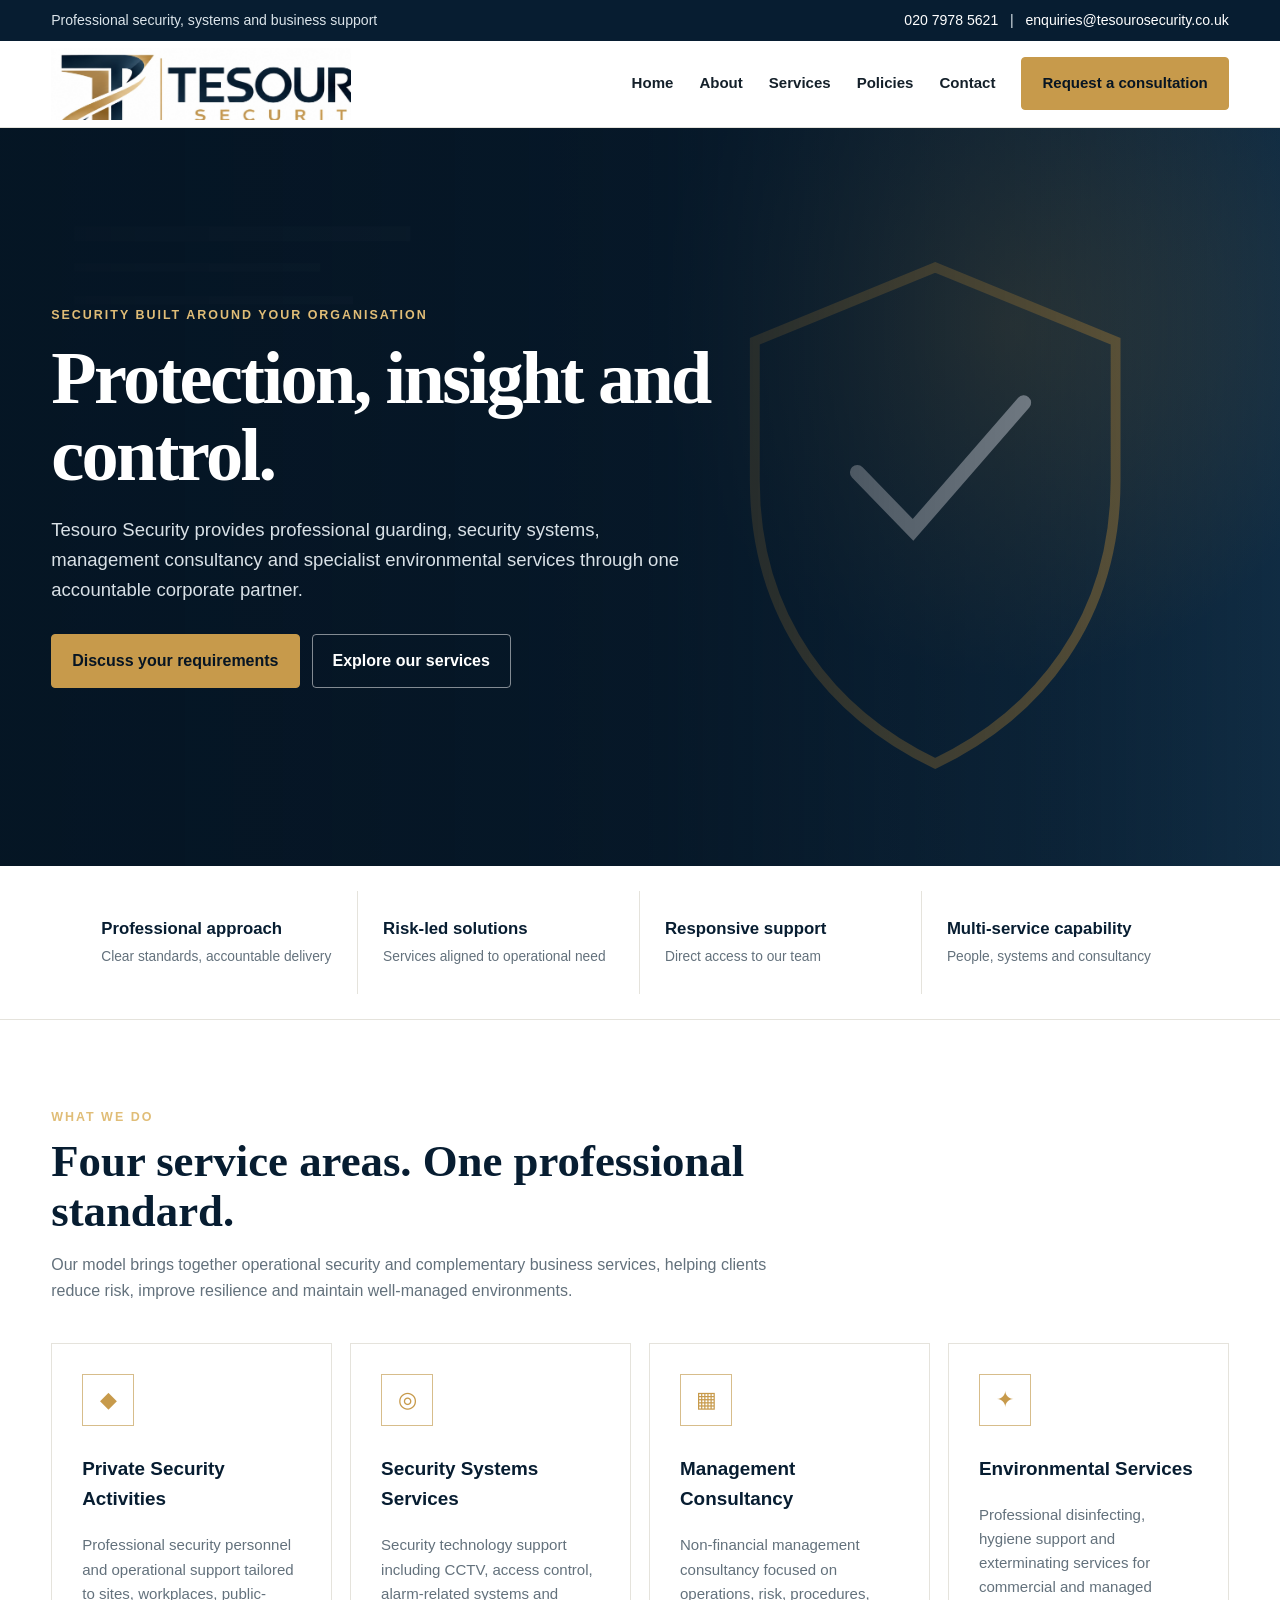
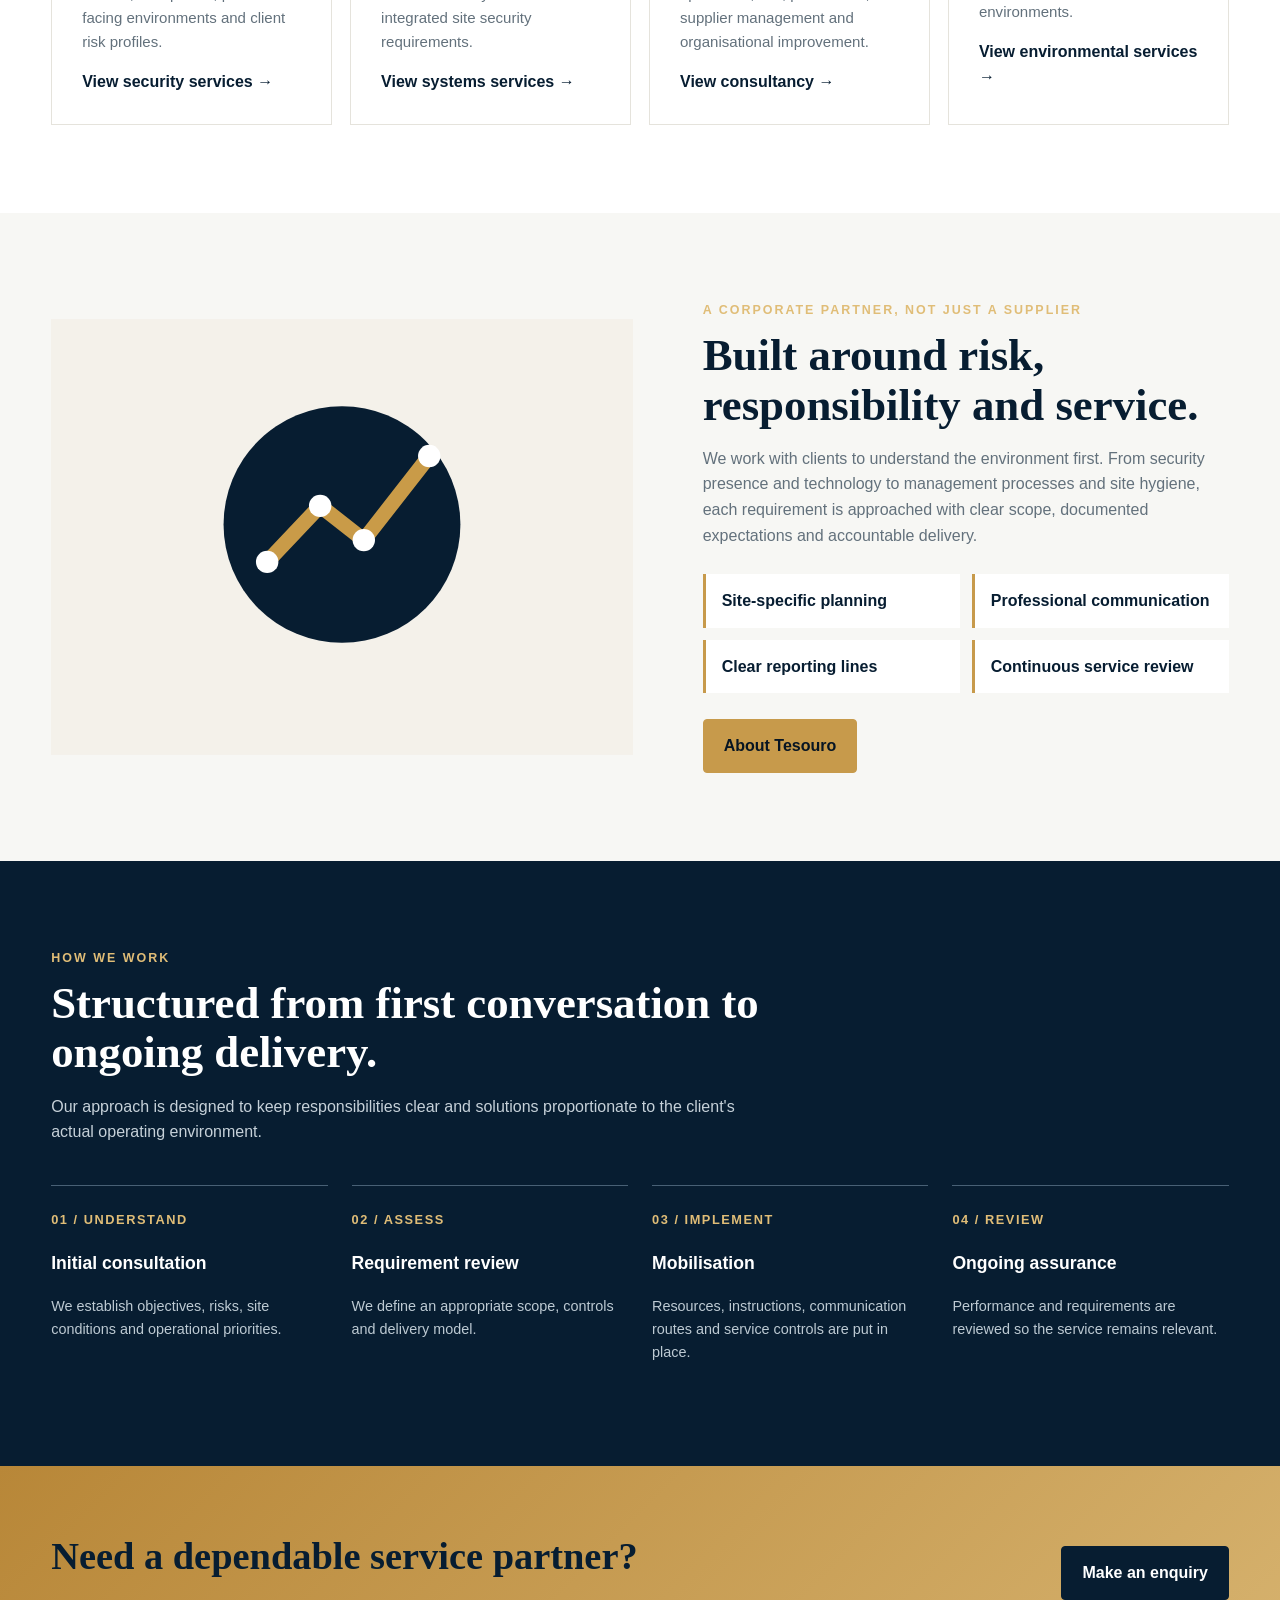
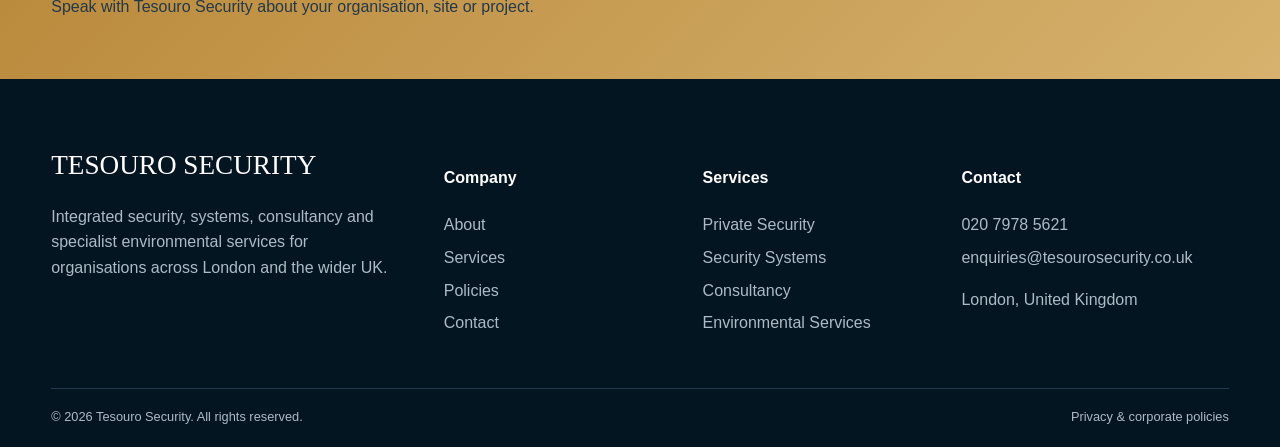
<file: index.html>
<!doctype html><html lang="en"><head><meta charset="utf-8"><meta name="viewport" content="width=device-width,initial-scale=1"><title>Corporate Security & Business Services | Tesouro Security</title><meta name="description" content="Tesouro Security provides private security, security systems, management consultancy and specialist environmental services."><link rel="icon" href="favicon.ico"><link rel="stylesheet" href="assets/css/style.css"></head><body><div class="topbar"><div class="container"><span>Professional security, systems and business support</span><span><a href="tel:02079785621">020 7978 5621</a> &nbsp; | &nbsp; <a href="mailto:enquiries@tesourosecurity.co.uk">enquiries@tesourosecurity.co.uk</a></span></div></div>
<header><div class="container nav"><a class="brand" href="/"><img src="images/tesouro-logo.jpg" alt="Tesouro Security"></a><button class="menu" aria-label="Open navigation">☰</button><nav class="links"><a class="active" href="/">Home</a><a class="" href="about">About</a><a class="" href="services">Services</a><a class="" href="policies">Policies</a><a class="" href="contact">Contact</a><a class="btn" href="contact">Request a consultation</a></nav></div></header>
<main>
<section class="hero"><div class="container"><div class="copy"><div class="eyebrow">Security built around your organisation</div><h1>Protection, insight and control.</h1><p>Tesouro Security provides professional guarding, security systems, management consultancy and specialist environmental services through one accountable corporate partner.</p><div class="actions"><a class="btn" href="contact">Discuss your requirements</a><a class="btn outline" href="services">Explore our services</a></div></div></div></section>
<div class="trust"><div class="container"><div><strong>Professional approach</strong><span>Clear standards, accountable delivery</span></div><div><strong>Risk-led solutions</strong><span>Services aligned to operational need</span></div><div><strong>Responsive support</strong><span>Direct access to our team</span></div><div><strong>Multi-service capability</strong><span>People, systems and consultancy</span></div></div></div>
<section><div class="container"><div class="section-head"><div class="eyebrow">What we do</div><h2>Four service areas. One professional standard.</h2><p>Our model brings together operational security and complementary business services, helping clients reduce risk, improve resilience and maintain well-managed environments.</p></div><div class="cards">
<div class="card"><div class="icon">◆</div><h3>Private Security Activities</h3><p>Professional security personnel and operational support tailored to sites, workplaces, public-facing environments and client risk profiles.</p><a href="services#security">View security services →</a></div>
<div class="card"><div class="icon">◎</div><h3>Security Systems Services</h3><p>Security technology support including CCTV, access control, alarm-related systems and integrated site security requirements.</p><a href="services#systems">View systems services →</a></div>
<div class="card"><div class="icon">▦</div><h3>Management Consultancy</h3><p>Non-financial management consultancy focused on operations, risk, procedures, supplier management and organisational improvement.</p><a href="services#consultancy">View consultancy →</a></div>
<div class="card"><div class="icon">✦</div><h3>Environmental Services</h3><p>Professional disinfecting, hygiene support and exterminating services for commercial and managed environments.</p><a href="services#environmental">View environmental services →</a></div>
</div></div></section>
<section class="alt"><div class="container split"><div><img src="images/consultancy.svg" alt="Tesouro business consultancy"></div><div><div class="eyebrow">A corporate partner, not just a supplier</div><h2>Built around risk, responsibility and service.</h2><p>We work with clients to understand the environment first. From security presence and technology to management processes and site hygiene, each requirement is approached with clear scope, documented expectations and accountable delivery.</p><div class="ticks"><div class="tick">Site-specific planning</div><div class="tick">Professional communication</div><div class="tick">Clear reporting lines</div><div class="tick">Continuous service review</div></div><a class="btn" href="about">About Tesouro</a></div></div></section>
<section class="band"><div class="container"><div class="section-head"><div class="eyebrow">How we work</div><h2>Structured from first conversation to ongoing delivery.</h2><p>Our approach is designed to keep responsibilities clear and solutions proportionate to the client's actual operating environment.</p></div><div class="process"><div class="step"><b>01 / UNDERSTAND</b><h3>Initial consultation</h3><p>We establish objectives, risks, site conditions and operational priorities.</p></div><div class="step"><b>02 / ASSESS</b><h3>Requirement review</h3><p>We define an appropriate scope, controls and delivery model.</p></div><div class="step"><b>03 / IMPLEMENT</b><h3>Mobilisation</h3><p>Resources, instructions, communication routes and service controls are put in place.</p></div><div class="step"><b>04 / REVIEW</b><h3>Ongoing assurance</h3><p>Performance and requirements are reviewed so the service remains relevant.</p></div></div></div></section>
<section class="cta"><div class="container"><div><h2>Need a dependable service partner?</h2><p>Speak with Tesouro Security about your organisation, site or project.</p></div><a class="btn" href="contact">Make an enquiry</a></div></section>
</main><footer><div class="container"><div class="foot"><div><div class="brandmark">TESOURO SECURITY</div><p>Integrated security, systems, consultancy and specialist environmental services for organisations across London and the wider UK.</p></div><div><h4>Company</h4><a href="about">About</a><a href="services">Services</a><a href="policies">Policies</a><a href="contact">Contact</a></div><div><h4>Services</h4><a href="services#security">Private Security</a><a href="services#systems">Security Systems</a><a href="services#consultancy">Consultancy</a><a href="services#environmental">Environmental Services</a></div><div><h4>Contact</h4><a href="tel:02079785621">020 7978 5621</a><a href="mailto:enquiries@tesourosecurity.co.uk">enquiries@tesourosecurity.co.uk</a><p>London, United Kingdom</p></div></div><div class="legal"><span>© <span id="year"></span> Tesouro Security. All rights reserved.</span><span><a href="policies">Privacy & corporate policies</a></span></div></div></footer><script src="assets/js/script.js"></script></body></html>
</file>
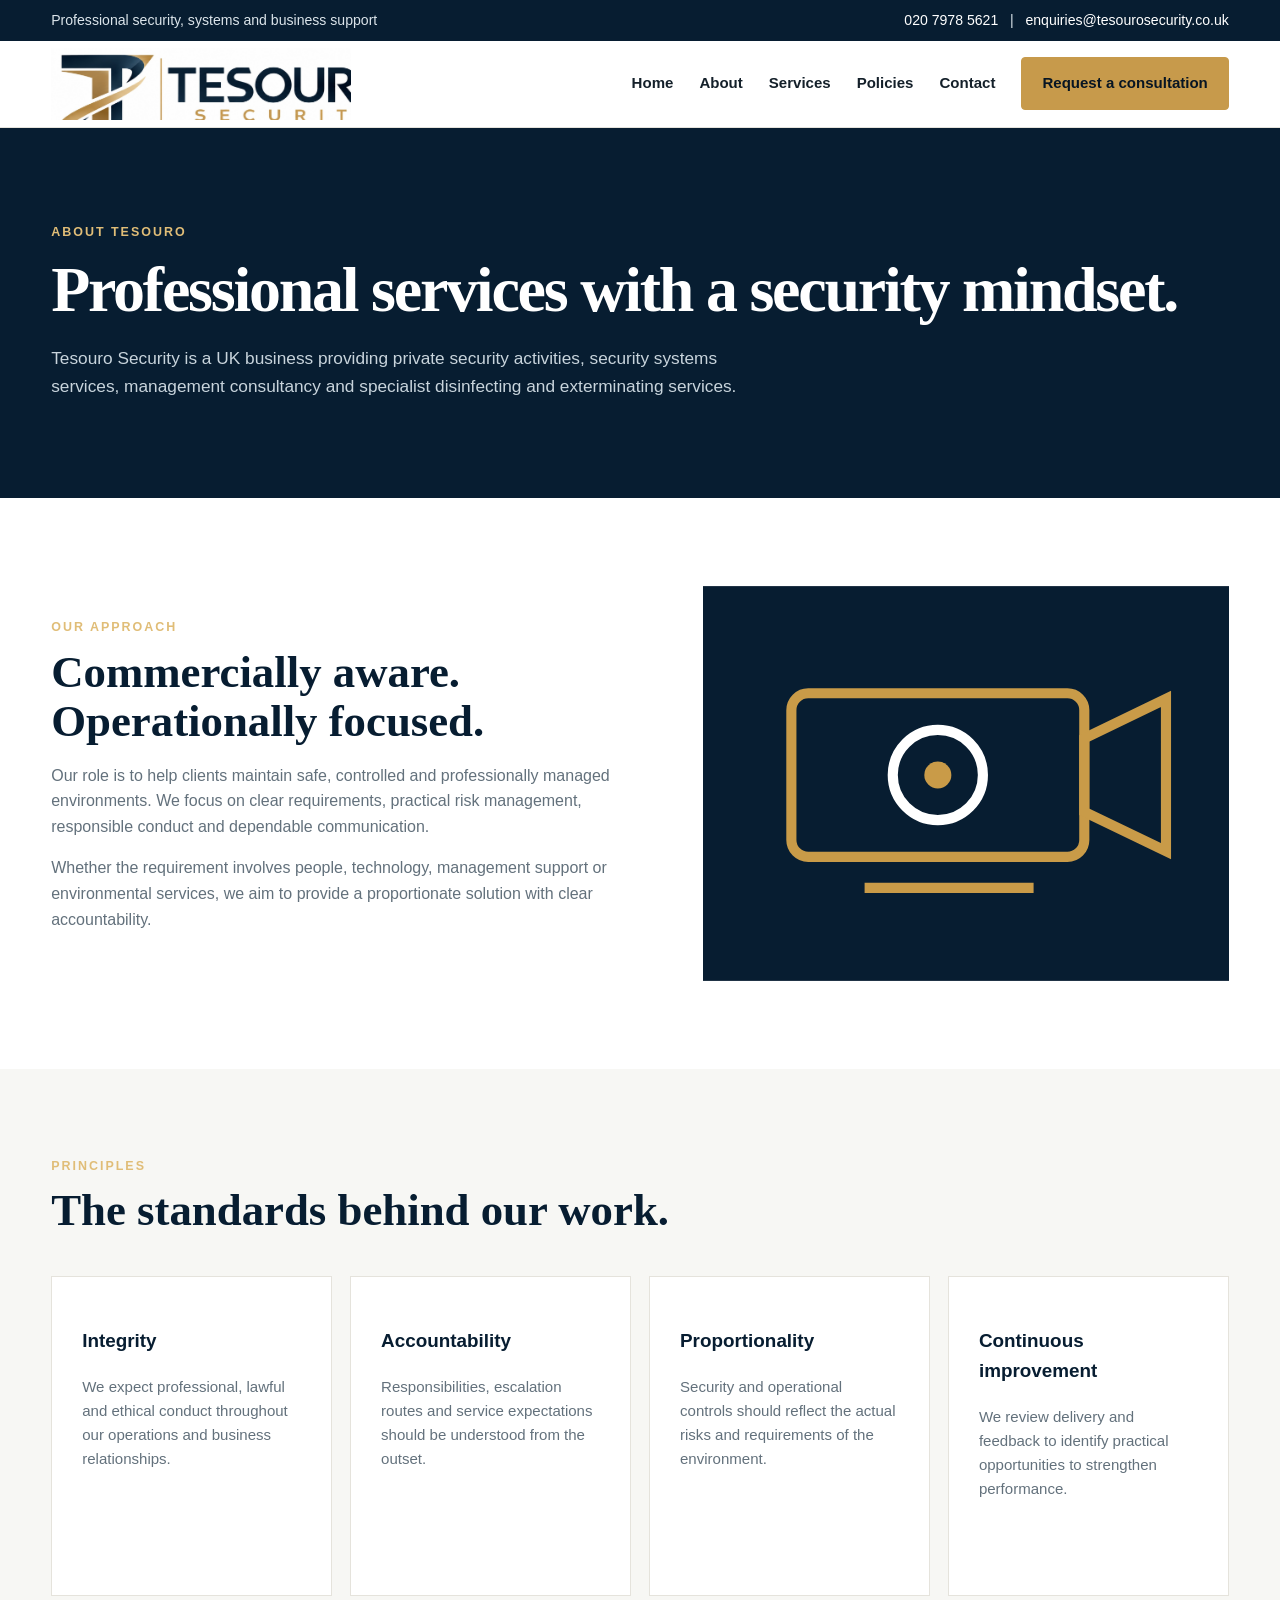
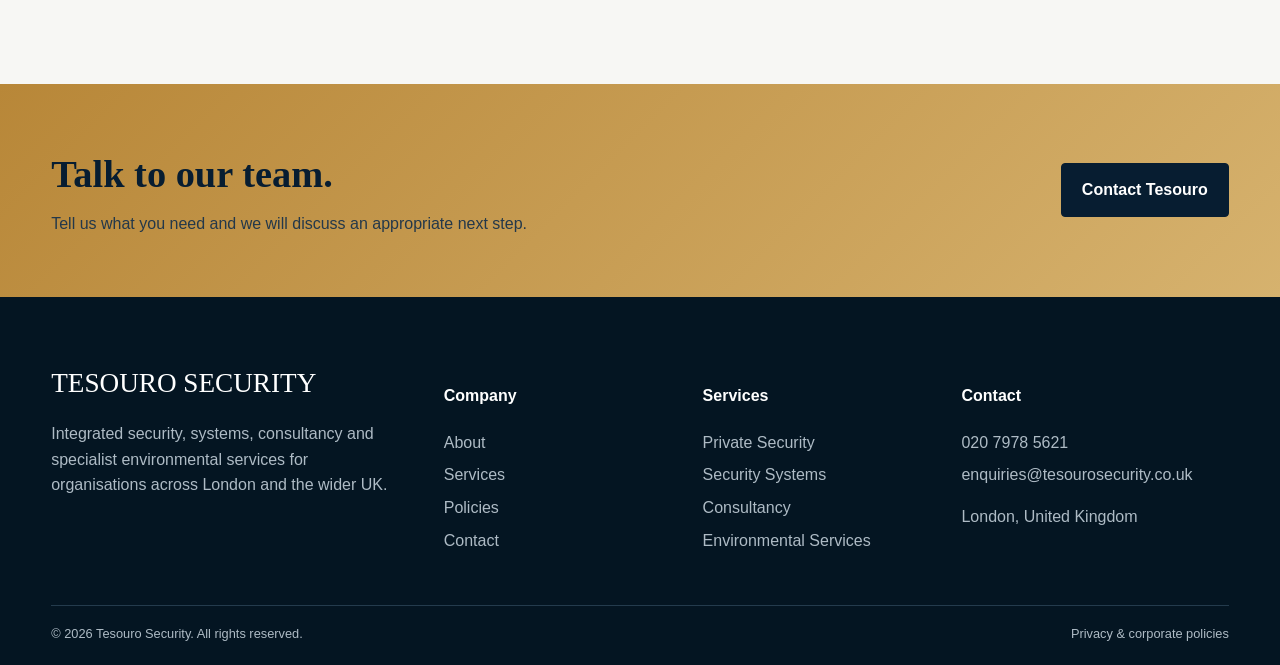
<file: about.html>
<!doctype html><html lang="en"><head><meta charset="utf-8"><meta name="viewport" content="width=device-width,initial-scale=1"><title>About | Tesouro Security</title><meta name="description" content="About Tesouro Security and our approach to professional security and business services."><link rel="icon" href="favicon.ico"><link rel="stylesheet" href="assets/css/style.css"></head><body><div class="topbar"><div class="container"><span>Professional security, systems and business support</span><span><a href="tel:02079785621">020 7978 5621</a> &nbsp; | &nbsp; <a href="mailto:enquiries@tesourosecurity.co.uk">enquiries@tesourosecurity.co.uk</a></span></div></div>
<header><div class="container nav"><a class="brand" href="/"><img src="images/tesouro-logo.jpg" alt="Tesouro Security"></a><button class="menu" aria-label="Open navigation">☰</button><nav class="links"><a class="" href="/">Home</a><a class="active" href="about">About</a><a class="" href="services">Services</a><a class="" href="policies">Policies</a><a class="" href="contact">Contact</a><a class="btn" href="contact">Request a consultation</a></nav></div></header>
<main><section class="pagehero"><div class="container"><div class="eyebrow">About Tesouro</div><h1>Professional services with a security mindset.</h1><p>Tesouro Security is a UK business providing private security activities, security systems services, management consultancy and specialist disinfecting and exterminating services.</p></div></section>
<section><div class="container split"><div><div class="eyebrow">Our approach</div><h2>Commercially aware. Operationally focused.</h2><p>Our role is to help clients maintain safe, controlled and professionally managed environments. We focus on clear requirements, practical risk management, responsible conduct and dependable communication.</p><p>Whether the requirement involves people, technology, management support or environmental services, we aim to provide a proportionate solution with clear accountability.</p></div><img src="images/systems.svg" alt="Corporate security systems"></div></section>
<section class="alt"><div class="container"><div class="section-head"><div class="eyebrow">Principles</div><h2>The standards behind our work.</h2></div><div class="cards"><div class="card"><h3>Integrity</h3><p>We expect professional, lawful and ethical conduct throughout our operations and business relationships.</p></div><div class="card"><h3>Accountability</h3><p>Responsibilities, escalation routes and service expectations should be understood from the outset.</p></div><div class="card"><h3>Proportionality</h3><p>Security and operational controls should reflect the actual risks and requirements of the environment.</p></div><div class="card"><h3>Continuous improvement</h3><p>We review delivery and feedback to identify practical opportunities to strengthen performance.</p></div></div></div></section>
<section class="cta"><div class="container"><div><h2>Talk to our team.</h2><p>Tell us what you need and we will discuss an appropriate next step.</p></div><a class="btn" href="contact">Contact Tesouro</a></div></section></main><footer><div class="container"><div class="foot"><div><div class="brandmark">TESOURO SECURITY</div><p>Integrated security, systems, consultancy and specialist environmental services for organisations across London and the wider UK.</p></div><div><h4>Company</h4><a href="about">About</a><a href="services">Services</a><a href="policies">Policies</a><a href="contact">Contact</a></div><div><h4>Services</h4><a href="services#security">Private Security</a><a href="services#systems">Security Systems</a><a href="services#consultancy">Consultancy</a><a href="services#environmental">Environmental Services</a></div><div><h4>Contact</h4><a href="tel:02079785621">020 7978 5621</a><a href="mailto:enquiries@tesourosecurity.co.uk">enquiries@tesourosecurity.co.uk</a><p>London, United Kingdom</p></div></div><div class="legal"><span>© <span id="year"></span> Tesouro Security. All rights reserved.</span><span><a href="policies">Privacy & corporate policies</a></span></div></div></footer><script src="assets/js/script.js"></script></body></html>
</file>
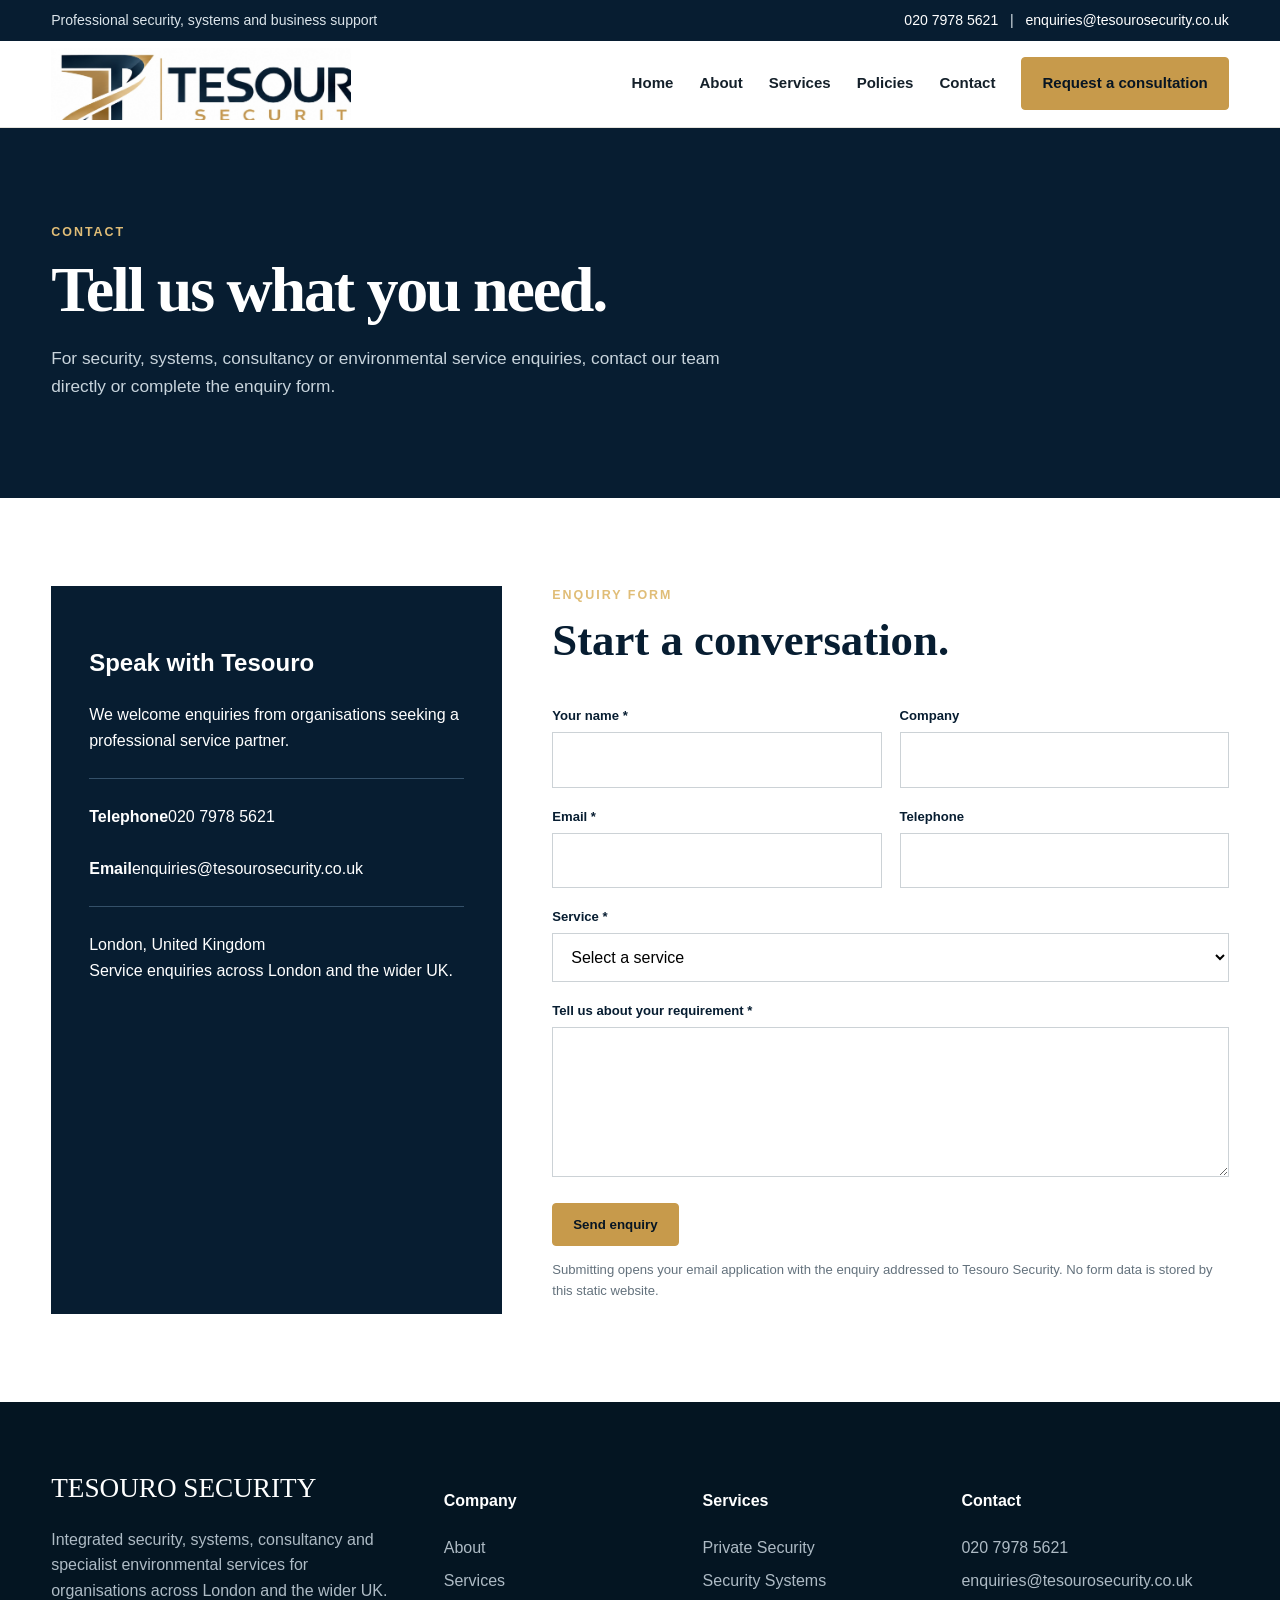
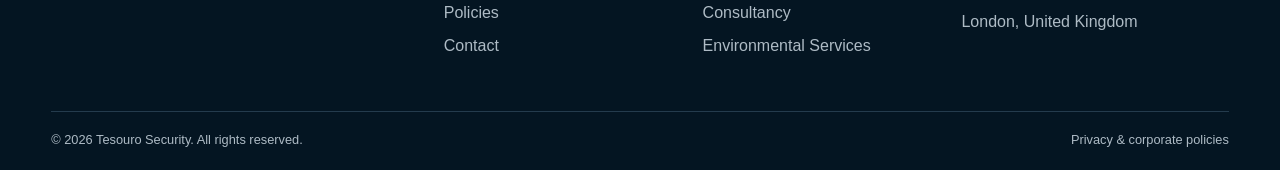
<file: contact.html>
<!doctype html><html lang="en"><head><meta charset="utf-8"><meta name="viewport" content="width=device-width,initial-scale=1"><title>Contact | Tesouro Security</title><meta name="description" content="Contact Tesouro Security on 020 7978 5621 or enquiries@tesourosecurity.co.uk."><link rel="icon" href="favicon.ico"><link rel="stylesheet" href="assets/css/style.css"></head><body><div class="topbar"><div class="container"><span>Professional security, systems and business support</span><span><a href="tel:02079785621">020 7978 5621</a> &nbsp; | &nbsp; <a href="mailto:enquiries@tesourosecurity.co.uk">enquiries@tesourosecurity.co.uk</a></span></div></div>
<header><div class="container nav"><a class="brand" href="/"><img src="images/tesouro-logo.jpg" alt="Tesouro Security"></a><button class="menu" aria-label="Open navigation">☰</button><nav class="links"><a class="" href="/">Home</a><a class="" href="about">About</a><a class="" href="services">Services</a><a class="" href="policies">Policies</a><a class="active" href="contact">Contact</a><a class="btn" href="contact">Request a consultation</a></nav></div></header>
<main><section class="pagehero"><div class="container"><div class="eyebrow">Contact</div><h1>Tell us what you need.</h1><p>For security, systems, consultancy or environmental service enquiries, contact our team directly or complete the enquiry form.</p></div></section>
<section><div class="container contact-grid"><div class="contact-card"><h2>Speak with Tesouro</h2><p>We welcome enquiries from organisations seeking a professional service partner.</p><hr><strong>Telephone</strong><a href="tel:02079785621">020 7978 5621</a><br><br><strong>Email</strong><a href="mailto:enquiries@tesourosecurity.co.uk">enquiries@tesourosecurity.co.uk</a><hr><p>London, United Kingdom<br>Service enquiries across London and the wider UK.</p></div>
<div><div class="section-head"><div class="eyebrow">Enquiry form</div><h2>Start a conversation.</h2></div><form class="form" data-contact-form><div><label>Your name *</label><input name="name" required></div><div><label>Company</label><input name="company"></div><div><label>Email *</label><input type="email" name="email" required></div><div><label>Telephone</label><input name="phone"></div><div class="full"><label>Service *</label><select name="service" required><option value="">Select a service</option><option>Private Security Activities</option><option>Security Systems Services</option><option>Management Consultancy</option><option>Disinfecting & Exterminating Services</option><option>General Enquiry</option></select></div><div class="full"><label>Tell us about your requirement *</label><textarea name="message" required></textarea></div><div class="full"><button class="btn" type="submit">Send enquiry</button><p class="notice">Submitting opens your email application with the enquiry addressed to Tesouro Security. No form data is stored by this static website.</p></div></form></div></div></section></main><footer><div class="container"><div class="foot"><div><div class="brandmark">TESOURO SECURITY</div><p>Integrated security, systems, consultancy and specialist environmental services for organisations across London and the wider UK.</p></div><div><h4>Company</h4><a href="about">About</a><a href="services">Services</a><a href="policies">Policies</a><a href="contact">Contact</a></div><div><h4>Services</h4><a href="services#security">Private Security</a><a href="services#systems">Security Systems</a><a href="services#consultancy">Consultancy</a><a href="services#environmental">Environmental Services</a></div><div><h4>Contact</h4><a href="tel:02079785621">020 7978 5621</a><a href="mailto:enquiries@tesourosecurity.co.uk">enquiries@tesourosecurity.co.uk</a><p>London, United Kingdom</p></div></div><div class="legal"><span>© <span id="year"></span> Tesouro Security. All rights reserved.</span><span><a href="policies">Privacy & corporate policies</a></span></div></div></footer><script src="assets/js/script.js"></script></body></html>
</file>
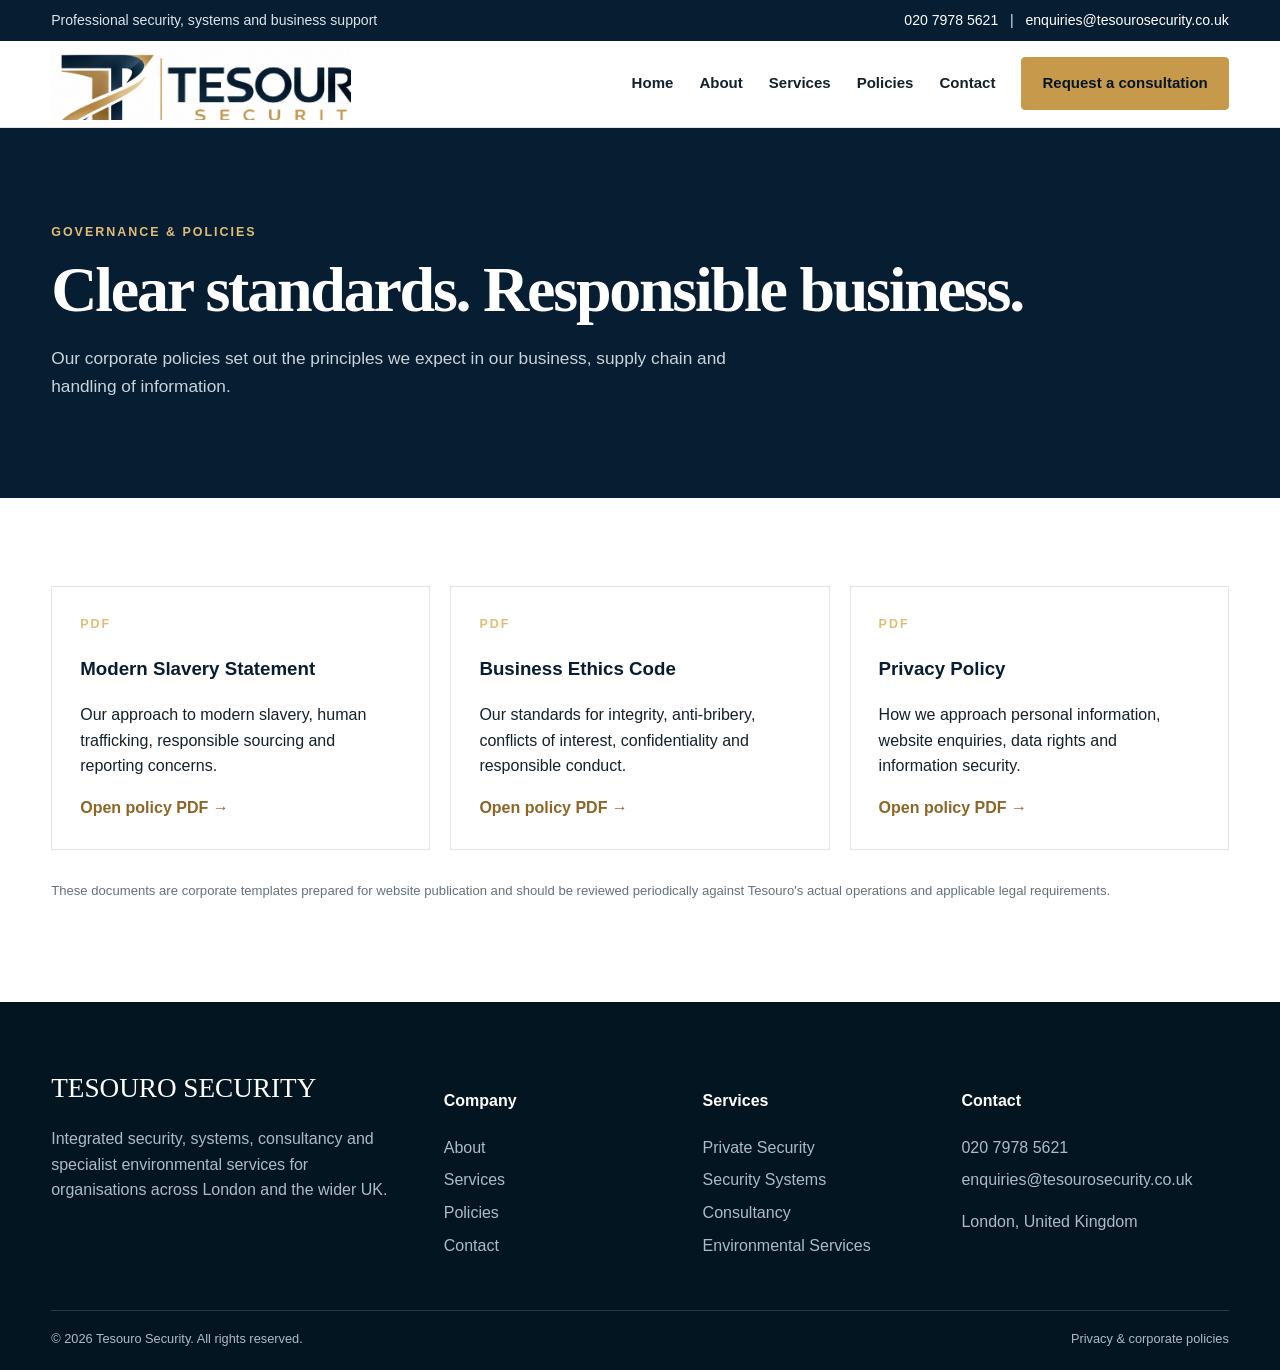
<file: policies.html>
<!doctype html><html lang="en"><head><meta charset="utf-8"><meta name="viewport" content="width=device-width,initial-scale=1"><title>Policies | Tesouro Security</title><meta name="description" content="Tesouro Security corporate policies including modern slavery, business ethics and privacy."><link rel="icon" href="favicon.ico"><link rel="stylesheet" href="assets/css/style.css"></head><body><div class="topbar"><div class="container"><span>Professional security, systems and business support</span><span><a href="tel:02079785621">020 7978 5621</a> &nbsp; | &nbsp; <a href="mailto:enquiries@tesourosecurity.co.uk">enquiries@tesourosecurity.co.uk</a></span></div></div>
<header><div class="container nav"><a class="brand" href="/"><img src="images/tesouro-logo.jpg" alt="Tesouro Security"></a><button class="menu" aria-label="Open navigation">☰</button><nav class="links"><a class="" href="/">Home</a><a class="" href="about">About</a><a class="" href="services">Services</a><a class="active" href="policies">Policies</a><a class="" href="contact">Contact</a><a class="btn" href="contact">Request a consultation</a></nav></div></header>
<main><section class="pagehero"><div class="container"><div class="eyebrow">Governance & policies</div><h1>Clear standards. Responsible business.</h1><p>Our corporate policies set out the principles we expect in our business, supply chain and handling of information.</p></div></section>
<section><div class="container"><div class="policy-grid">
<div class="policy"><div class="eyebrow">PDF</div><h3>Modern Slavery Statement</h3><p>Our approach to modern slavery, human trafficking, responsible sourcing and reporting concerns.</p><a href="policies/tesouro-modern-slavery-statement.pdf" target="_blank">Open policy PDF →</a></div>
<div class="policy"><div class="eyebrow">PDF</div><h3>Business Ethics Code</h3><p>Our standards for integrity, anti-bribery, conflicts of interest, confidentiality and responsible conduct.</p><a href="policies/tesouro-business-ethics-code.pdf" target="_blank">Open policy PDF →</a></div>
<div class="policy"><div class="eyebrow">PDF</div><h3>Privacy Policy</h3><p>How we approach personal information, website enquiries, data rights and information security.</p><a href="policies/tesouro-privacy-policy.pdf" target="_blank">Open policy PDF →</a></div>
</div><p class="notice" style="margin-top:30px">These documents are corporate templates prepared for website publication and should be reviewed periodically against Tesouro's actual operations and applicable legal requirements.</p></div></section></main><footer><div class="container"><div class="foot"><div><div class="brandmark">TESOURO SECURITY</div><p>Integrated security, systems, consultancy and specialist environmental services for organisations across London and the wider UK.</p></div><div><h4>Company</h4><a href="about">About</a><a href="services">Services</a><a href="policies">Policies</a><a href="contact">Contact</a></div><div><h4>Services</h4><a href="services#security">Private Security</a><a href="services#systems">Security Systems</a><a href="services#consultancy">Consultancy</a><a href="services#environmental">Environmental Services</a></div><div><h4>Contact</h4><a href="tel:02079785621">020 7978 5621</a><a href="mailto:enquiries@tesourosecurity.co.uk">enquiries@tesourosecurity.co.uk</a><p>London, United Kingdom</p></div></div><div class="legal"><span>© <span id="year"></span> Tesouro Security. All rights reserved.</span><span><a href="policies">Privacy & corporate policies</a></span></div></div></footer><script src="assets/js/script.js"></script></body></html>
</file>
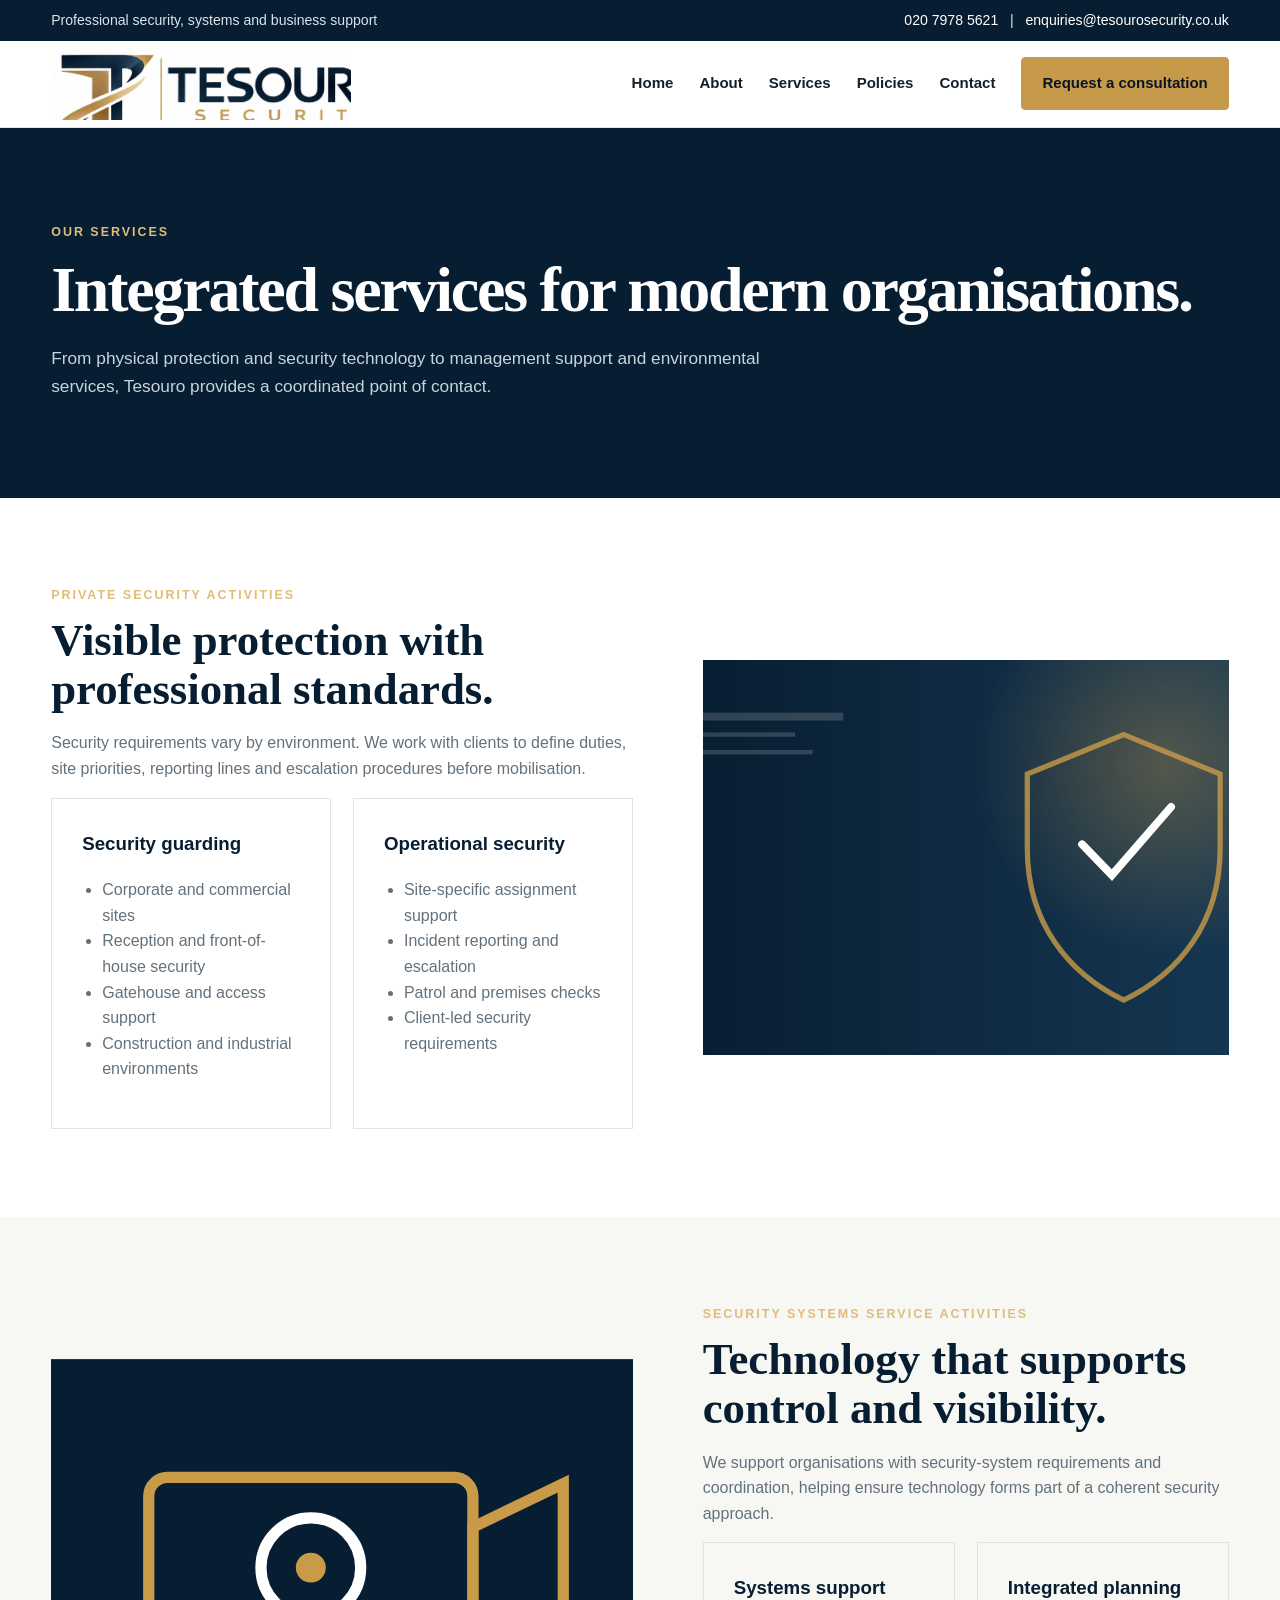
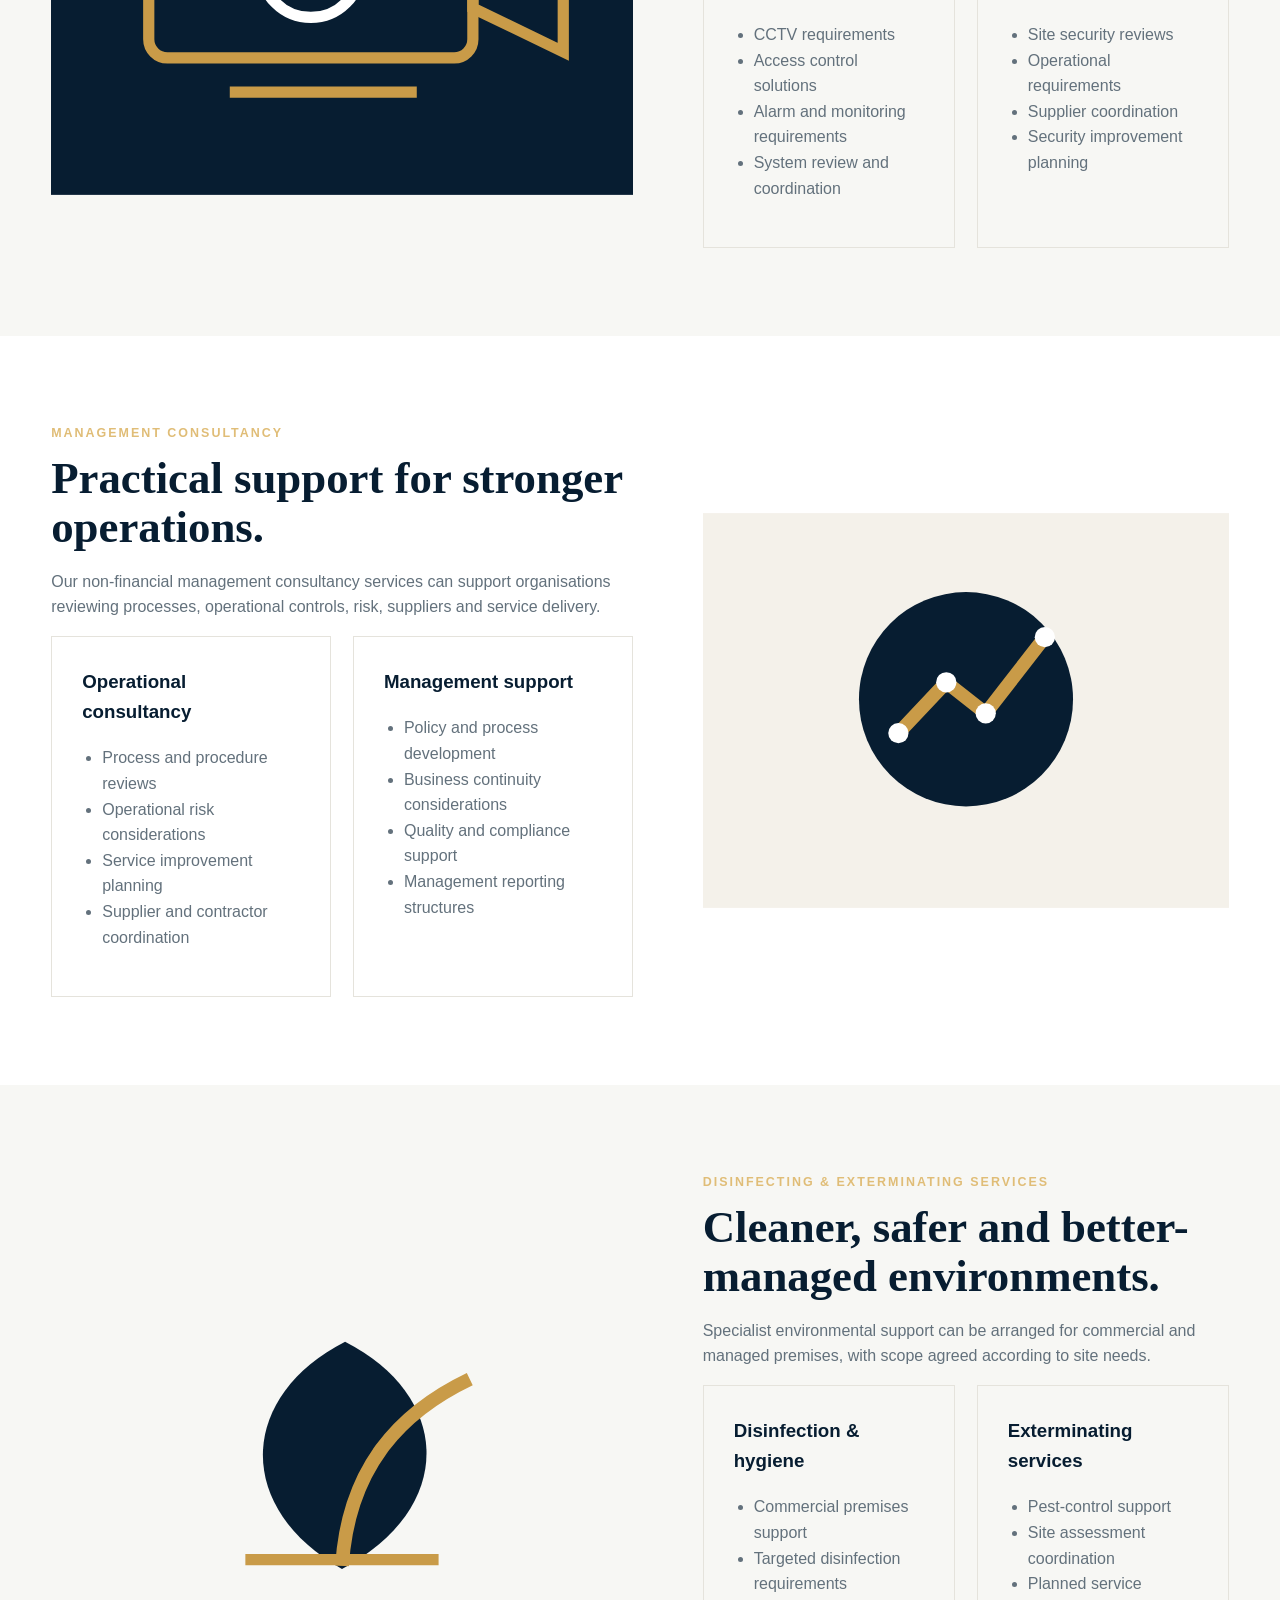
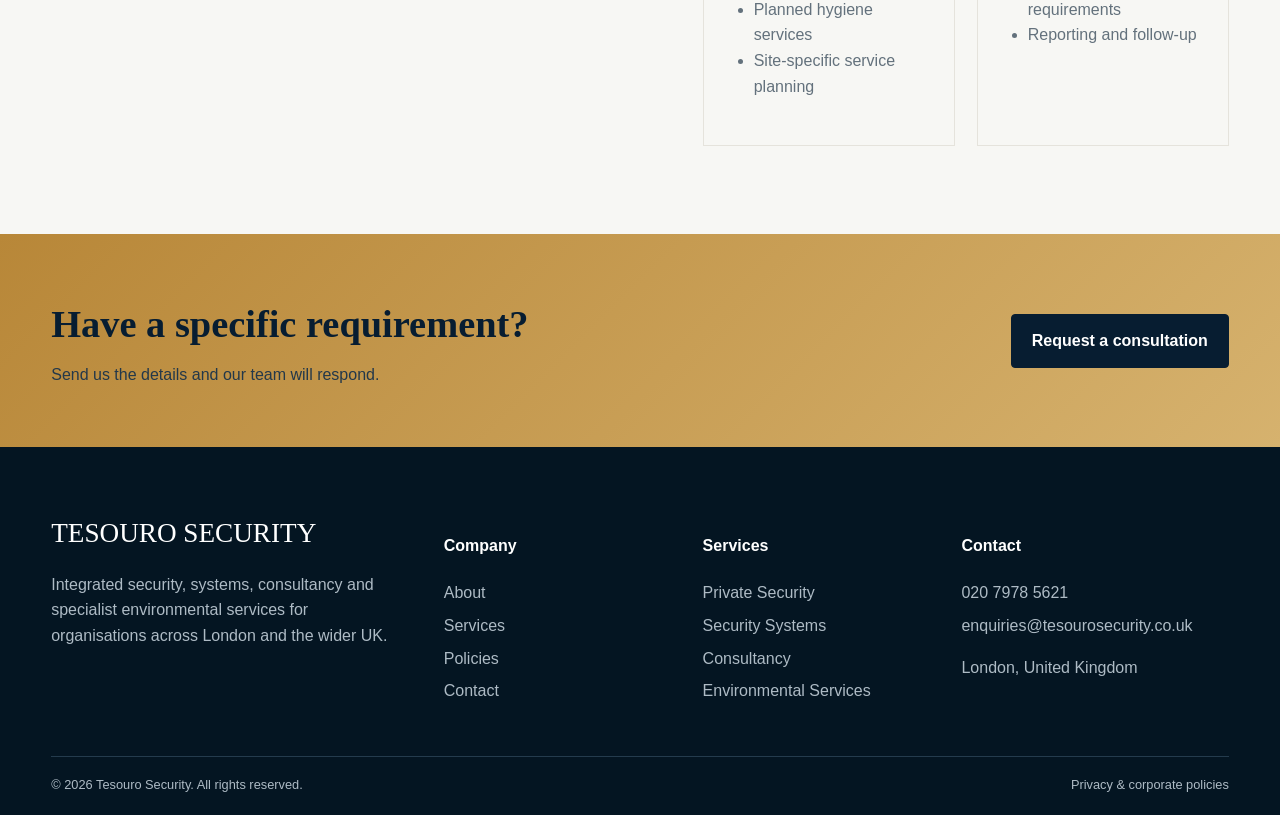
<file: services.html>
<!doctype html><html lang="en"><head><meta charset="utf-8"><meta name="viewport" content="width=device-width,initial-scale=1"><title>Services | Tesouro Security</title><meta name="description" content="Private security, security systems, management consultancy and environmental services from Tesouro Security."><link rel="icon" href="favicon.ico"><link rel="stylesheet" href="assets/css/style.css"></head><body><div class="topbar"><div class="container"><span>Professional security, systems and business support</span><span><a href="tel:02079785621">020 7978 5621</a> &nbsp; | &nbsp; <a href="mailto:enquiries@tesourosecurity.co.uk">enquiries@tesourosecurity.co.uk</a></span></div></div>
<header><div class="container nav"><a class="brand" href="/"><img src="images/tesouro-logo.jpg" alt="Tesouro Security"></a><button class="menu" aria-label="Open navigation">☰</button><nav class="links"><a class="" href="/">Home</a><a class="" href="about">About</a><a class="active" href="services">Services</a><a class="" href="policies">Policies</a><a class="" href="contact">Contact</a><a class="btn" href="contact">Request a consultation</a></nav></div></header>
<main><section class="pagehero"><div class="container"><div class="eyebrow">Our services</div><h1>Integrated services for modern organisations.</h1><p>From physical protection and security technology to management support and environmental services, Tesouro provides a coordinated point of contact.</p></div></section>
<section id="security"><div class="container split"><div><div class="eyebrow">Private security activities</div><h2>Visible protection with professional standards.</h2><p>Security requirements vary by environment. We work with clients to define duties, site priorities, reporting lines and escalation procedures before mobilisation.</p><div class="service-list"><div class="service-box"><h3>Security guarding</h3><ul><li>Corporate and commercial sites</li><li>Reception and front-of-house security</li><li>Gatehouse and access support</li><li>Construction and industrial environments</li></ul></div><div class="service-box"><h3>Operational security</h3><ul><li>Site-specific assignment support</li><li>Incident reporting and escalation</li><li>Patrol and premises checks</li><li>Client-led security requirements</li></ul></div></div></div><img src="images/hero-security.svg" alt="Private security services"></div></section>
<section class="alt" id="systems"><div class="container split"><img src="images/systems.svg" alt="Security systems"><div><div class="eyebrow">Security systems service activities</div><h2>Technology that supports control and visibility.</h2><p>We support organisations with security-system requirements and coordination, helping ensure technology forms part of a coherent security approach.</p><div class="service-list"><div class="service-box"><h3>Systems support</h3><ul><li>CCTV requirements</li><li>Access control solutions</li><li>Alarm and monitoring requirements</li><li>System review and coordination</li></ul></div><div class="service-box"><h3>Integrated planning</h3><ul><li>Site security reviews</li><li>Operational requirements</li><li>Supplier coordination</li><li>Security improvement planning</li></ul></div></div></div></div></section>
<section id="consultancy"><div class="container split"><div><div class="eyebrow">Management consultancy</div><h2>Practical support for stronger operations.</h2><p>Our non-financial management consultancy services can support organisations reviewing processes, operational controls, risk, suppliers and service delivery.</p><div class="service-list"><div class="service-box"><h3>Operational consultancy</h3><ul><li>Process and procedure reviews</li><li>Operational risk considerations</li><li>Service improvement planning</li><li>Supplier and contractor coordination</li></ul></div><div class="service-box"><h3>Management support</h3><ul><li>Policy and process development</li><li>Business continuity considerations</li><li>Quality and compliance support</li><li>Management reporting structures</li></ul></div></div></div><img src="images/consultancy.svg" alt="Management consultancy"></div></section>
<section class="alt" id="environmental"><div class="container split"><img src="images/cleaning.svg" alt="Disinfecting and environmental services"><div><div class="eyebrow">Disinfecting & exterminating services</div><h2>Cleaner, safer and better-managed environments.</h2><p>Specialist environmental support can be arranged for commercial and managed premises, with scope agreed according to site needs.</p><div class="service-list"><div class="service-box"><h3>Disinfection & hygiene</h3><ul><li>Commercial premises support</li><li>Targeted disinfection requirements</li><li>Planned hygiene services</li><li>Site-specific service planning</li></ul></div><div class="service-box"><h3>Exterminating services</h3><ul><li>Pest-control support</li><li>Site assessment coordination</li><li>Planned service requirements</li><li>Reporting and follow-up</li></ul></div></div></div></div></section>
<section class="cta"><div class="container"><div><h2>Have a specific requirement?</h2><p>Send us the details and our team will respond.</p></div><a class="btn" href="contact">Request a consultation</a></div></section></main><footer><div class="container"><div class="foot"><div><div class="brandmark">TESOURO SECURITY</div><p>Integrated security, systems, consultancy and specialist environmental services for organisations across London and the wider UK.</p></div><div><h4>Company</h4><a href="about">About</a><a href="services">Services</a><a href="policies">Policies</a><a href="contact">Contact</a></div><div><h4>Services</h4><a href="services#security">Private Security</a><a href="services#systems">Security Systems</a><a href="services#consultancy">Consultancy</a><a href="services#environmental">Environmental Services</a></div><div><h4>Contact</h4><a href="tel:02079785621">020 7978 5621</a><a href="mailto:enquiries@tesourosecurity.co.uk">enquiries@tesourosecurity.co.uk</a><p>London, United Kingdom</p></div></div><div class="legal"><span>© <span id="year"></span> Tesouro Security. All rights reserved.</span><span><a href="policies">Privacy & corporate policies</a></span></div></div></footer><script src="assets/js/script.js"></script></body></html>
</file>
<file: assets/css/style.css>
:root{--navy:#071d31;--navy2:#0d2d48;--gold:#c79a4b;--gold2:#e0bd77;--ink:#14202a;--muted:#63717c;--paper:#f7f7f4;--white:#fff;--line:#e5e3dc}
*{box-sizing:border-box}html{scroll-behavior:smooth}body{margin:0;font-family:Inter,Arial,Helvetica,sans-serif;color:var(--ink);background:#fff;line-height:1.6}a{color:inherit;text-decoration:none}img{max-width:100%;display:block}.container{width:min(1180px,92%);margin:auto}
.topbar{background:var(--navy);color:#dbe4ea;font-size:.88rem}.topbar .container{display:flex;justify-content:space-between;padding:9px 0}.topbar a{color:#fff}
header{position:sticky;top:0;z-index:20;background:rgba(255,255,255,.97);border-bottom:1px solid var(--line);backdrop-filter:blur(12px)}.nav{height:86px;display:flex;align-items:center;justify-content:space-between}.brand img{width:300px;height:72px;object-fit:cover;object-position:center 40%;mix-blend-mode:multiply}.links{display:flex;align-items:center;gap:26px;font-size:.94rem;font-weight:700}.links a:hover{color:var(--gold)}.btn{display:inline-flex;align-items:center;justify-content:center;background:var(--gold);color:#071523!important;padding:13px 20px;border-radius:4px;font-weight:800;border:1px solid var(--gold);transition:.2s}.btn:hover{transform:translateY(-1px);background:var(--gold2)}.btn.outline{background:transparent;color:#fff!important;border-color:rgba(255,255,255,.5)}
.menu{display:none;border:0;background:none;font-size:1.5rem}
.hero{min-height:670px;background:linear-gradient(90deg,rgba(5,21,36,.98) 0%,rgba(5,21,36,.88) 50%,rgba(5,21,36,.38) 100%),url('../../images/hero-security.svg') center/cover;color:#fff;display:flex;align-items:center}.hero .copy{max-width:760px;padding:90px 0}.eyebrow{color:var(--gold2);font-weight:800;letter-spacing:.16em;text-transform:uppercase;font-size:.78rem}.hero h1,.pagehero h1{font-family:Georgia,serif;font-size:clamp(2.8rem,5.8vw,5.3rem);line-height:1.03;margin:15px 0 22px;letter-spacing:-.035em}.hero p{font-size:1.16rem;color:#d9e1e7;max-width:650px}.actions{display:flex;gap:12px;flex-wrap:wrap;margin-top:30px}
.trust{background:#fff;border-bottom:1px solid var(--line)}.trust .container{display:grid;grid-template-columns:repeat(4,1fr);gap:0}.trust div{padding:25px;border-right:1px solid var(--line)}.trust div:last-child{border:0}.trust strong{display:block;color:var(--navy);font-size:1.05rem}.trust span{font-size:.86rem;color:var(--muted)}
section{padding:88px 0}.section-head{max-width:720px;margin-bottom:40px}.section-head h2,.split h2{font-family:Georgia,serif;color:var(--navy);font-size:clamp(2rem,3.5vw,3.25rem);line-height:1.1;margin:10px 0 16px}.section-head p,.split p{color:var(--muted)}
.cards{display:grid;grid-template-columns:repeat(4,1fr);gap:18px}.card{border:1px solid var(--line);background:#fff;padding:30px;min-height:320px;transition:.2s}.card:hover{transform:translateY(-5px);box-shadow:0 20px 45px rgba(7,29,49,.10);border-color:#d8c39b}.icon{width:52px;height:52px;border:1px solid #d7bd8b;display:grid;place-items:center;color:var(--gold);font-size:1.4rem;margin-bottom:28px}.card h3{color:var(--navy);font-size:1.18rem}.card p{color:var(--muted);font-size:.94rem}.card a{font-weight:800;color:var(--navy)}
.alt{background:var(--paper)}.split{display:grid;grid-template-columns:1.05fr .95fr;gap:70px;align-items:center}.split img{width:100%;aspect-ratio:4/3;object-fit:cover}.ticks{display:grid;grid-template-columns:1fr 1fr;gap:12px;margin:26px 0}.tick{padding:14px 16px;background:#fff;border-left:3px solid var(--gold);font-weight:700;color:var(--navy)}
.band{background:var(--navy);color:#fff}.band .section-head h2{color:#fff}.band .section-head p{color:#c6d1d9}.process{display:grid;grid-template-columns:repeat(4,1fr);gap:24px}.step{border-top:1px solid #486075;padding-top:20px}.step b{color:var(--gold2);font-size:.8rem;letter-spacing:.12em}.step h3{font-size:1.1rem}.step p{color:#bdcad3;font-size:.9rem}
.cta{background:linear-gradient(135deg,#b88738,#d6b26e);padding:60px 0}.cta .container{display:flex;justify-content:space-between;gap:30px;align-items:center}.cta h2{font-family:Georgia,serif;color:#071d31;font-size:2.4rem;margin:0}.cta p{margin:6px 0 0;color:#23384a}.cta .btn{background:var(--navy);border-color:var(--navy);color:#fff!important}
.pagehero{background:var(--navy);color:#fff;padding:95px 0 80px}.pagehero h1{font-size:clamp(2.6rem,5vw,4.5rem)}.pagehero p{max-width:720px;color:#c8d4dc;font-size:1.08rem}
.service-list{display:grid;grid-template-columns:1fr 1fr;gap:22px}.service-box{padding:30px;border:1px solid var(--line)}.service-box h3{color:var(--navy);margin-top:0}.service-box ul{padding-left:20px;color:var(--muted)}
.contact-grid{display:grid;grid-template-columns:.8fr 1.2fr;gap:50px}.contact-card{background:var(--navy);color:#fff;padding:38px}.contact-card a{color:#fff}.contact-card hr{border:0;border-top:1px solid #345069;margin:25px 0}.form{display:grid;grid-template-columns:1fr 1fr;gap:18px}.form .full{grid-column:1/-1}.form label{display:block;font-size:.82rem;font-weight:800;color:var(--navy);margin-bottom:6px}.form input,.form select,.form textarea{width:100%;padding:14px;border:1px solid #ccd2d6;font:inherit;background:#fff}.form textarea{min-height:150px}.form button{cursor:pointer}.notice{font-size:.82rem;color:var(--muted)}
.policy-grid{display:grid;grid-template-columns:repeat(3,1fr);gap:20px}.policy{border:1px solid var(--line);padding:28px}.policy h3{color:var(--navy)}.policy a{color:#8d6526;font-weight:800}
footer{background:#041522;color:#aebbc5;padding:65px 0 20px}.foot{display:grid;grid-template-columns:1.3fr .8fr .8fr 1fr;gap:45px}.foot h4{color:#fff}.foot a{display:block;margin:7px 0}.foot .brandmark{font-family:Georgia,serif;color:#fff;font-size:1.7rem}.legal{border-top:1px solid #243b4d;margin-top:45px;padding-top:18px;font-size:.8rem;display:flex;justify-content:space-between;gap:20px}
@media(max-width:900px){.links{display:none;position:absolute;top:86px;left:0;right:0;background:#fff;padding:25px 4%;flex-direction:column;align-items:flex-start;border-bottom:1px solid var(--line)}.links.open{display:flex}.menu{display:block}.cards,.process{grid-template-columns:1fr 1fr}.split,.contact-grid{grid-template-columns:1fr}.trust .container{grid-template-columns:1fr 1fr}.foot{grid-template-columns:1fr 1fr}.policy-grid{grid-template-columns:1fr}.brand img{width:235px}}
@media(max-width:600px){.topbar .container{display:block}.topbar .container span:last-child{display:none}.hero{min-height:590px}.hero .copy{padding:70px 0}.cards,.process,.service-list,.form,.ticks{grid-template-columns:1fr}.form .full{grid-column:auto}.trust .container{grid-template-columns:1fr}.trust div{border-right:0;border-bottom:1px solid var(--line)}.cta .container{display:block}.cta .btn{margin-top:20px}.foot{grid-template-columns:1fr}.legal{display:block}.nav{height:76px}.links{top:76px}}
</file>
